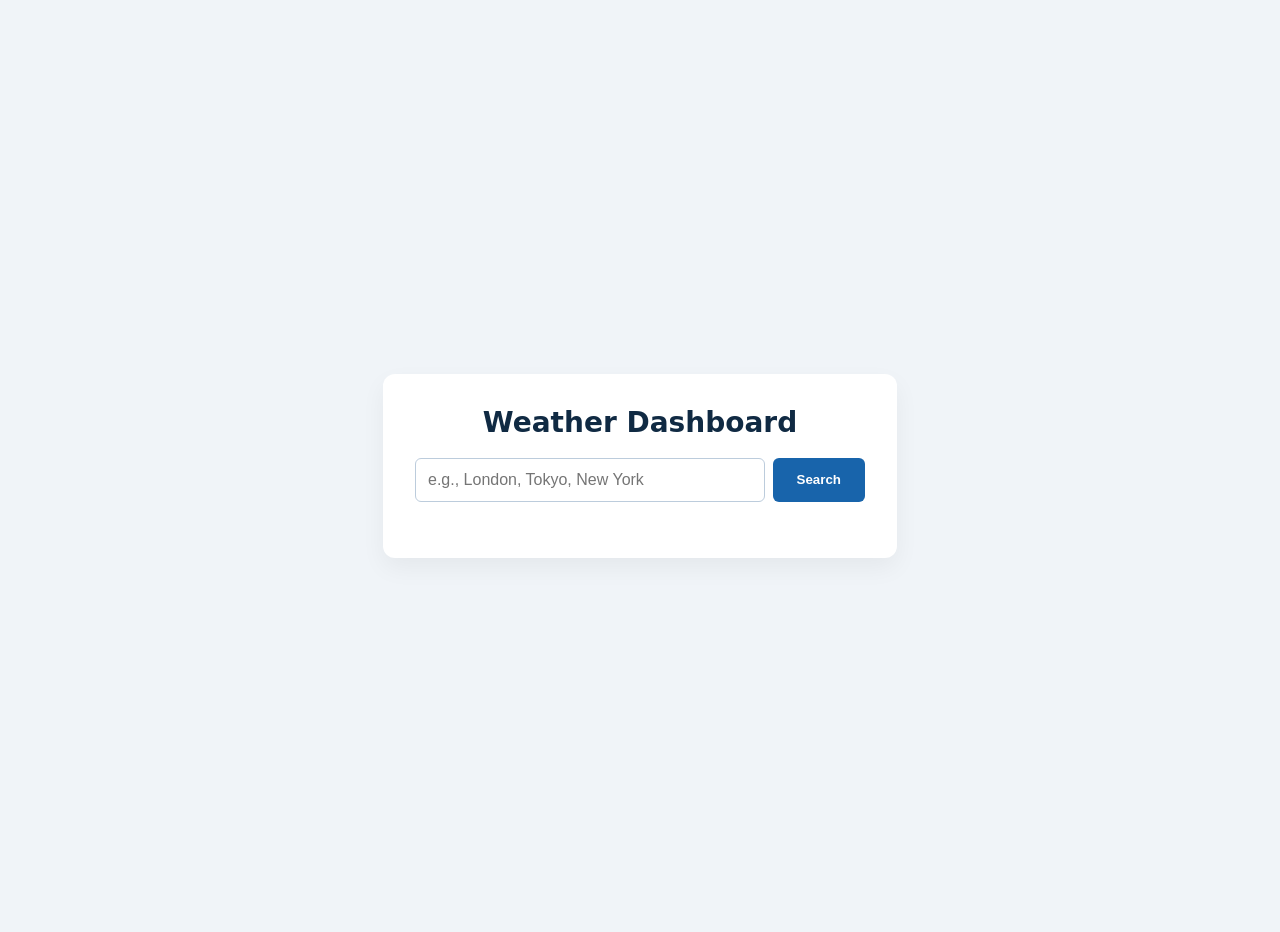
<file: PORTFOLIO/Asynchronous JS/index.html>
<!DOCTYPE html>
<html lang="en">
<head>
    <meta charset="UTF-8">
    <meta name="viewport" content="width=device-width, initial-scale=1.0">
    <meta name="description" content="A real-time weather dashboard fetching asynchronous JSON data from a RESTful API.">
    <title>Async Weather Dashboard</title>
    <style>
        /* Modern, accessible styling */
        :root {
            --bg-color: #f0f4f8;
            --card-bg: #ffffff;
            --text-primary: #102a43;
            --text-secondary: #627d98;
            --accent: #1864ab;
            --error: #d93025;
            --focus-ring: #ffbf47;
        }

        body {
            font-family: system-ui, -apple-system, sans-serif;
            background-color: var(--bg-color);
            color: var(--text-primary);
            display: flex;
            justify-content: center;
            align-items: center;
            min-height: 100vh;
            margin: 0;
            padding: 1rem;
        }

        .dashboard-container {
            background: var(--card-bg);
            padding: 2rem;
            border-radius: 12px;
            box-shadow: 0 10px 25px rgba(0,0,0,0.05);
            width: 100%;
            max-width: 450px;
        }

        h1 {
            margin-top: 0;
            font-size: 1.75rem;
            text-align: center;
            color: var(--text-primary);
        }

        /* Search Form Styling */
        .search-group {
            display: flex;
            gap: 0.5rem;
            margin-bottom: 1.5rem;
        }

        input {
            flex-grow: 1;
            padding: 0.75rem;
            border: 1px solid #bcccdc;
            border-radius: 6px;
            font-size: 1rem;
            color: var(--text-primary);
        }

        input:focus {
            outline: 2px solid var(--accent);
            border-color: transparent;
        }

        button {
            background-color: var(--accent);
            color: white;
            border: none;
            padding: 0 1.5rem;
            border-radius: 6px;
            font-weight: 600;
            cursor: pointer;
            transition: opacity 0.2s;
        }

        button:hover { opacity: 0.9; }
        button:focus-visible { outline: 3px solid var(--focus-ring); outline-offset: 2px; }

        /* Weather Output Styling */
        .weather-card {
            display: none; /* Hidden until data is fetched */
            text-align: center;
            animation: fadeIn 0.4s ease-in-out;
        }

        .weather-card.active { display: block; }

        .city-name { font-size: 1.5rem; margin-bottom: 0.25rem; }
        .description { color: var(--text-secondary); text-transform: capitalize; margin-bottom: 1rem; }
        
        .temp {
            font-size: 3.5rem;
            font-weight: 700;
            margin: 1rem 0;
            color: var(--accent);
        }

        .metrics-grid {
            display: grid;
            grid-template-columns: 1fr 1fr;
            gap: 1rem;
            margin-top: 1.5rem;
            padding-top: 1.5rem;
            border-top: 1px solid #bcccdc;
        }

        .metric {
            display: flex;
            flex-direction: column;
            gap: 0.25rem;
        }

        .metric-label { font-size: 0.875rem; color: var(--text-secondary); }
        .metric-value { font-size: 1.25rem; font-weight: 600; }

        /* Error Messaging */
        .error-message {
            color: var(--error);
            text-align: center;
            padding: 1rem;
            background: #fce8e6;
            border-radius: 6px;
            display: none;
        }

        @keyframes fadeIn {
            from { opacity: 0; transform: translateY(10px); }
            to { opacity: 1; transform: translateY(0); }
        }
    </style>
</head>
<body>

    <main class="dashboard-container" role="main">
        <h1>Weather Dashboard</h1>
        
        <form id="search-form" class="search-group">
            <label for="city-input" class="sr-only" style="position: absolute; left: -9999px;">Enter City Name</label>
            <input type="text" id="city-input" placeholder="e.g., London, Tokyo, New York" required autocomplete="off">
            <button type="submit" id="search-btn">Search</button>
        </form>

        <div id="error-container" class="error-message" aria-live="assertive"></div>

        <article id="weather-display" class="weather-card" aria-live="polite">
            <h2 id="display-city" class="city-name">--</h2>
            <p id="display-desc" class="description">--</p>
            
            <div class="temp">
                <span id="display-temp">--</span>°C
            </div>

            <div class="metrics-grid">
                <div class="metric">
                    <span class="metric-label">Humidity</span>
                    <span id="display-humidity" class="metric-value">--%</span>
                </div>
                <div class="metric">
                    <span class="metric-label">Wind Speed</span>
                    <span id="display-wind" class="metric-value">-- km/h</span>
                </div>
            </div>
        </article>
    </main>

    <script>
        // API Key injected here
        const API_KEY = '245b75221833265e639dd4bb36854daa'; 
        
        // DOM Elements
        const searchForm = document.getElementById('search-form');
        const cityInput = document.getElementById('city-input');
        const weatherDisplay = document.getElementById('weather-display');
        const errorContainer = document.getElementById('error-container');

        // Dynamic output elements
        const displayCity = document.getElementById('display-city');
        const displayDesc = document.getElementById('display-desc');
        const displayTemp = document.getElementById('display-temp');
        const displayHumidity = document.getElementById('display-humidity');
        const displayWind = document.getElementById('display-wind');

        /**
         * Asynchronously fetch weather data and handle the promise
         */
        async function fetchWeather(city) {
            // Reset UI states before fetching
            errorContainer.style.display = 'none';
            weatherDisplay.classList.remove('active');
            
            const endpoint = `https://api.openweathermap.org/data/2.5/weather?q=${city}&units=metric&appid=${API_KEY}`;

            try {
                // 1. Await the network request
                const response = await fetch(endpoint);

                // 2. Comprehensive Error Handling (e.g., 404 City Not Found, 401 Invalid API Key)
                if (!response.ok) {
                    if (response.status === 404) throw new Error("City not found. Please check your spelling.");
                    if (response.status === 401) throw new Error("Invalid API Key. Please verify your OpenWeatherMap key.");
                    throw new Error("Unable to fetch weather data. Network error.");
                }

                // 3. Parse the nested JSON payload
                const data = await response.json();
                
                // 4. Update the DOM
                updateUI(data);

            } catch (error) {
                // 5. Handle failed network requests or thrown errors
                renderError(error.message);
            }
        }

        /**
         * Update the DOM dynamically by extracting specific nested JSON values
         */
        function updateUI(data) {
            // Destructuring nested objects from the JSON response
            const { name } = data;
            const { temp, humidity } = data.main;
            const { speed } = data.wind;
            const { description } = data.weather[0];

            // Injecting text into the DOM
            displayCity.textContent = name;
            displayDesc.textContent = description;
            
            // Math.round() cleans up the floating point API returns
            displayTemp.textContent = Math.round(temp);
            displayHumidity.textContent = `${humidity}%`;
            
            // OpenWeatherMap returns wind in m/s, convert to km/h for standard readability
            const windKmh = Math.round(speed * 3.6); 
            displayWind.textContent = `${windKmh} km/h`;

            // Reveal the weather card
            weatherDisplay.classList.add('active');
        }

        /**
         * Render error messages cleanly to the user
         */
        function renderError(message) {
            errorContainer.textContent = message;
            errorContainer.style.display = 'block';
        }

        /**
         * Event Listener for the Search Form (handles both 'Enter' key and Button Click)
         */
        searchForm.addEventListener('submit', (e) => {
            e.preventDefault(); // Prevent standard page reload
            
            const searchTerm = cityInput.value.trim();
            if (searchTerm) {
                fetchWeather(searchTerm);
                cityInput.value = ''; // Clear input after search
            }
        });
    </script>
</body>
</html>
</file>
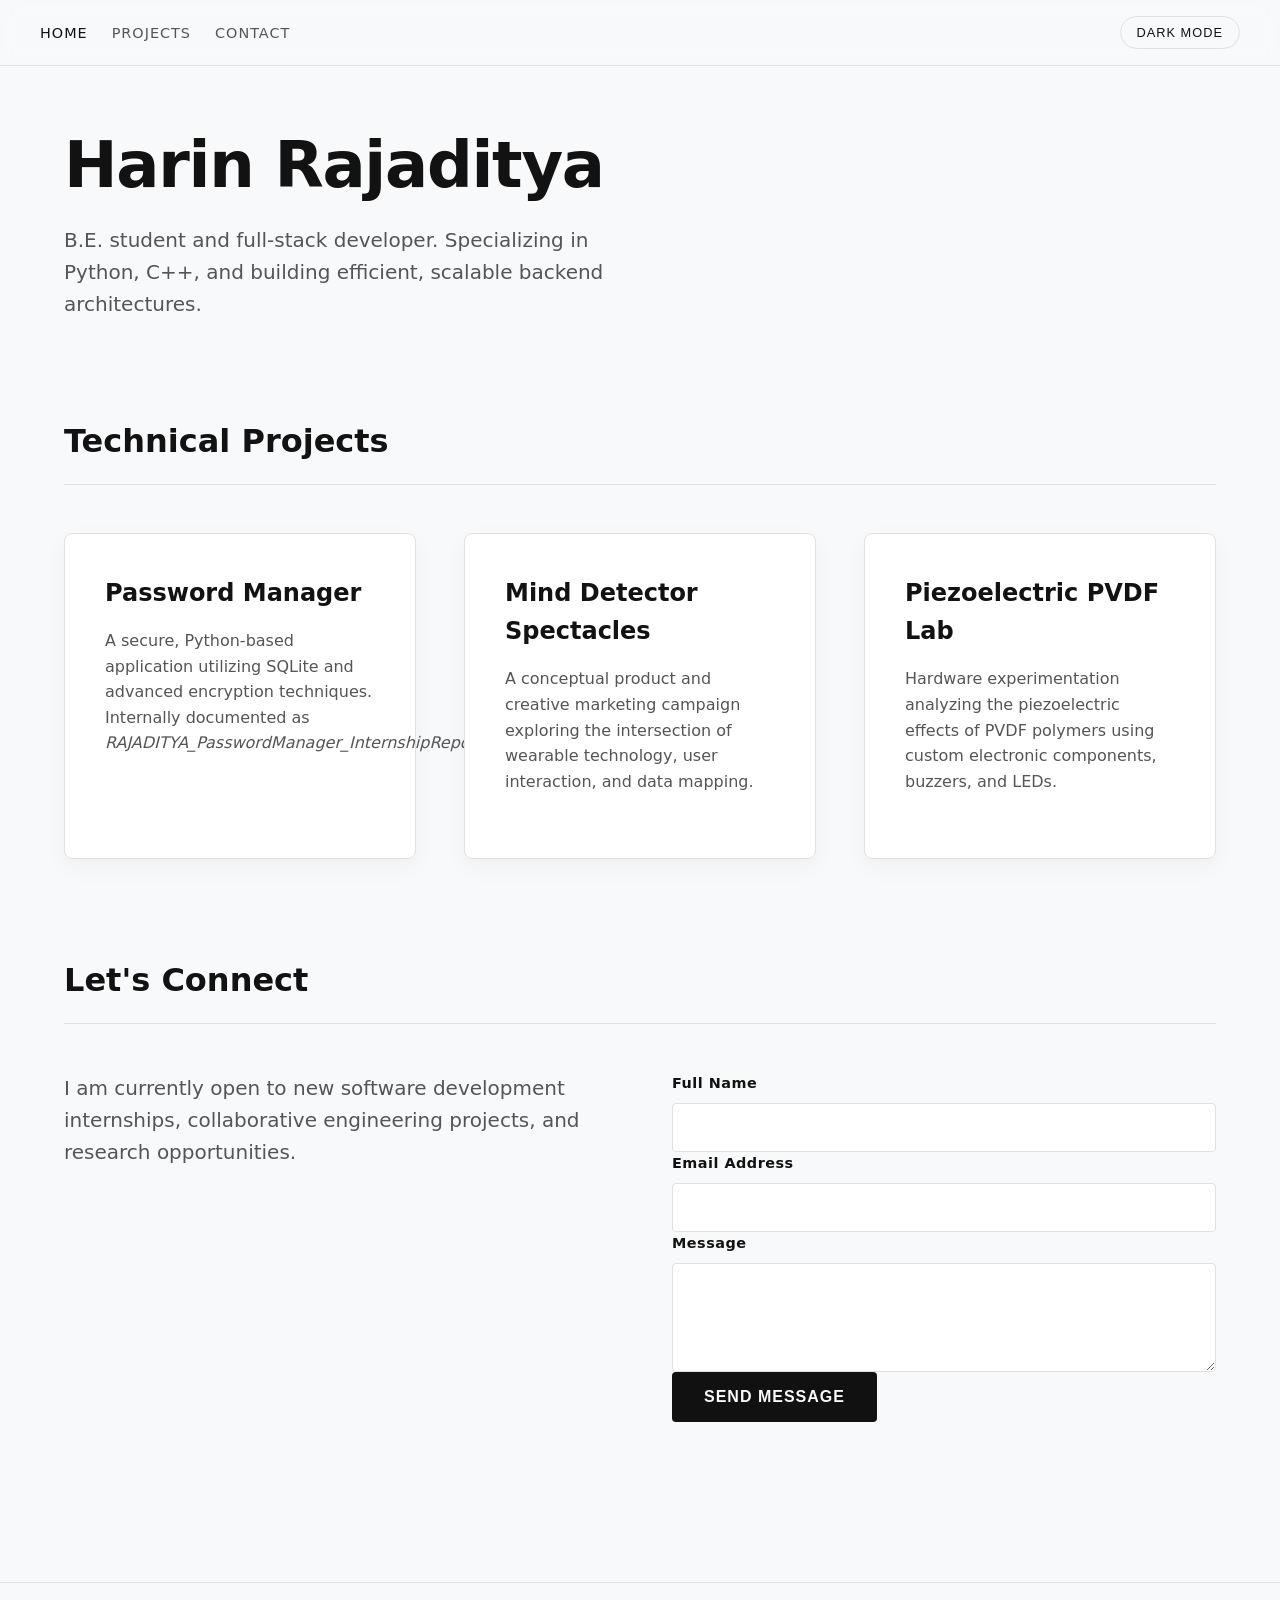
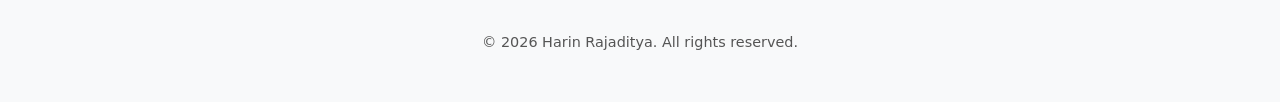
<file: PORTFOLIO/CSS/index.html>
<!DOCTYPE html>
<html lang="en" data-theme="light">
<head>
    <meta charset="UTF-8">
    <meta name="viewport" content="width=device-width, initial-scale=1.0">
    <meta name="description" content="Personal portfolio of Harin Rajaditya, a B.E. student and full-stack developer.">
    <title>Harin Rajaditya | Portfolio</title>
    
    <style>
        /* =========================================
           1. CUSTOM CSS VARIABLES & THEMING
           ========================================= */
        :root {
            /* Light Mode (Editorial / High Contrast) */
            --bg-primary: #f8f9fa;
            --bg-secondary: #ffffff;
            --text-primary: #121212;
            --text-secondary: #555555;
            --accent: #111111;
            --border: #e0e0e0;
            --focus-ring: #cda434; /* Muted gold for focus accessibility */
            --card-shadow: 0 8px 24px rgba(0, 0, 0, 0.04);
            --transition-speed: 0.4s;
        }

        [data-theme="dark"] {
            /* Dark Mode (Cinematic / Sleek) */
            --bg-primary: #0a0a0a;
            --bg-secondary: #141414;
            --text-primary: #f4f4f4;
            --text-secondary: #a0a0a0;
            --accent: #ffffff;
            --border: #2a2a2a;
            --card-shadow: 0 8px 32px rgba(0, 0, 0, 0.4);
        }

        /* =========================================
           2. BASE STYLES & RESET (Mobile-First)
           ========================================= */
        * {
            margin: 0;
            padding: 0;
            box-sizing: border-box;
        }

        body {
            font-family: system-ui, -apple-system, BlinkMacSystemFont, "Segoe UI", Roboto, sans-serif;
            background-color: var(--bg-primary);
            color: var(--text-primary);
            line-height: 1.6;
            transition: background-color var(--transition-speed) ease, color var(--transition-speed) ease;
            -webkit-font-smoothing: antialiased;
        }

        /* Accessibility: Skip Link */
        .skip-link {
            position: absolute;
            top: -100px;
            left: 0;
            background: var(--text-primary);
            color: var(--bg-primary);
            padding: 1rem;
            z-index: 1000;
            text-decoration: none;
            font-weight: bold;
            transition: top 0.2s;
        }
        .skip-link:focus { top: 0; }
        
        a, button, input, textarea {
            transition: all 0.2s ease;
        }
        a:focus-visible, button:focus-visible, input:focus-visible, textarea:focus-visible {
            outline: 2px solid var(--focus-ring);
            outline-offset: 4px;
        }

        /* =========================================
           3. LAYOUT ARCHITECTURE (FLEXBOX)
           ========================================= */
        header {
            position: sticky;
            top: 0;
            background-color: rgba(var(--bg-secondary), 0.8);
            backdrop-filter: blur(10px);
            -webkit-backdrop-filter: blur(10px);
            border-bottom: 1px solid var(--border);
            z-index: 100;
            padding: 1rem 1.5rem;
        }

        /* Flexbox for localized component alignment */
        .nav-container {
            max-width: 1200px;
            margin: 0 auto;
            display: flex;
            justify-content: space-between;
            align-items: center;
        }

        nav ul {
            display: flex;
            gap: 1.5rem;
            list-style: none;
        }

        nav a {
            text-decoration: none;
            color: var(--text-secondary);
            font-weight: 500;
            font-size: 0.9rem;
            text-transform: uppercase;
            letter-spacing: 1px;
        }

        nav a:hover, nav a[aria-current="page"] {
            color: var(--text-primary);
        }

        .theme-toggle {
            background: none;
            border: 1px solid var(--border);
            color: var(--text-primary);
            padding: 0.5rem 1rem;
            cursor: pointer;
            border-radius: 20px;
            font-size: 0.8rem;
            text-transform: uppercase;
            letter-spacing: 1px;
        }
        .theme-toggle:hover {
            background: var(--text-primary);
            color: var(--bg-primary);
        }

        /* =========================================
           4. MAIN CONTENT & CSS GRID
           ========================================= */
        main {
            max-width: 1200px;
            margin: 0 auto;
            padding: 4rem 1.5rem;
        }

        section {
            margin-bottom: 6rem;
            scroll-margin-top: 5rem; /* Fixes anchor jumping behind sticky header */
        }

        h1 {
            font-size: clamp(2.5rem, 5vw, 4.5rem); /* Fluid typography */
            line-height: 1.1;
            margin-bottom: 1.5rem;
            letter-spacing: -0.02em;
        }

        h2.section-title {
            font-size: 2rem;
            margin-bottom: 3rem;
            padding-bottom: 1rem;
            border-bottom: 1px solid var(--border);
        }

        p.lead {
            font-size: 1.25rem;
            color: var(--text-secondary);
            max-width: 600px;
        }

        /* CSS Grid for 2D Layouts */
        .projects-grid {
            display: grid;
            grid-template-columns: 1fr; /* Mobile-first: 1 column */
            gap: 2rem;
        }

        .project-card {
            background-color: var(--bg-secondary);
            border: 1px solid var(--border);
            border-radius: 8px;
            padding: 2.5rem;
            box-shadow: var(--card-shadow);
            display: flex;
            flex-direction: column;
            justify-content: flex-start;
        }

        .project-card h3 {
            font-size: 1.5rem;
            margin-bottom: 1rem;
        }
        
        .project-card p {
            color: var(--text-secondary);
            margin-bottom: 1.5rem;
            flex-grow: 1; /* Pushes tags to the bottom */
        }

        /* =========================================
           5. FORMS & FOOTER
           ========================================= */
        .contact-form {
            display: grid;
            gap: 1.5rem;
            max-width: 600px;
        }

        .form-group {
            display: flex;
            flex-direction: column;
            gap: 0.5rem;
        }

        label {
            font-weight: 600;
            font-size: 0.9rem;
            letter-spacing: 0.5px;
        }

        input, textarea {
            width: 100%;
            padding: 1rem;
            background-color: var(--bg-secondary);
            border: 1px solid var(--border);
            color: var(--text-primary);
            border-radius: 4px;
            font-family: inherit;
        }

        button[type="submit"] {
            background-color: var(--accent);
            color: var(--bg-primary);
            border: none;
            padding: 1rem 2rem;
            font-size: 1rem;
            font-weight: 600;
            cursor: pointer;
            border-radius: 4px;
            text-transform: uppercase;
            letter-spacing: 1px;
            align-self: start;
        }
        button[type="submit"]:hover {
            opacity: 0.8;
        }

        footer {
            text-align: center;
            padding: 3rem 1.5rem;
            border-top: 1px solid var(--border);
            color: var(--text-secondary);
            font-size: 0.9rem;
        }

        /* =========================================
           6. RESPONSIVE MEDIA QUERIES
           ========================================= */
        @media (min-width: 768px) {
            .projects-grid {
                /* Transforms to 2 columns on tablets */
                grid-template-columns: repeat(2, 1fr);
                gap: 3rem;
            }
            .contact-wrapper {
                /* Uses Grid to split text and form on desktop */
                display: grid;
                grid-template-columns: 1fr 1fr;
                gap: 4rem;
                align-items: start;
            }
        }

        @media (min-width: 1024px) {
            .projects-grid {
                /* Transforms to a dynamic 3-column layout on large screens */
                grid-template-columns: repeat(auto-fit, minmax(320px, 1fr));
            }
        }
    </style>
</head>
<body>

    <a href="#main-content" class="skip-link">Skip to main content</a>

    <header role="banner">
        <div class="nav-container">
            <nav aria-label="Main Navigation">
                <ul>
                    <li><a href="#home" aria-current="page">Home</a></li>
                    <li><a href="#projects">Projects</a></li>
                    <li><a href="#contact">Contact</a></li>
                </ul>
            </nav>
            <button class="theme-toggle" id="theme-toggle" aria-label="Toggle Dark Mode">Dark Mode</button>
        </div>
    </header>

    <main id="main-content" role="main">
        <section id="home" aria-labelledby="about-heading">
            <h1 id="about-heading">Harin Rajaditya</h1>
            <p class="lead">B.E. student and full-stack developer. Specializing in Python, C++, and building efficient, scalable backend architectures.</p>
        </section>

        <section id="projects" aria-labelledby="projects-heading">
            <h2 id="projects-heading" class="section-title">Technical Projects</h2>
            
            <div class="projects-grid">
                <article class="project-card" aria-labelledby="proj1-heading">
                    <h3 id="proj1-heading">Password Manager</h3>
                    <p>A secure, Python-based application utilizing SQLite and advanced encryption techniques. Internally documented as <em>RAJADITYA_PasswordManager_InternshipReport_USC_UCT</em>.</p>
                </article>

                <article class="project-card" aria-labelledby="proj2-heading">
                    <h3 id="proj2-heading">Mind Detector Spectacles</h3>
                    <p>A conceptual product and creative marketing campaign exploring the intersection of wearable technology, user interaction, and data mapping.</p>
                </article>

                <article class="project-card" aria-labelledby="proj3-heading">
                    <h3 id="proj3-heading">Piezoelectric PVDF Lab</h3>
                    <p>Hardware experimentation analyzing the piezoelectric effects of PVDF polymers using custom electronic components, buzzers, and LEDs.</p>
                </article>
            </div>
        </section>

        <section id="contact" aria-labelledby="contact-heading">
            <h2 id="contact-heading" class="section-title">Let's Connect</h2>
            
            <div class="contact-wrapper">
                <div>
                    <p class="lead" style="margin-bottom: 2rem;">I am currently open to new software development internships, collaborative engineering projects, and research opportunities.</p>
                </div>
                
                <form class="contact-form" action="#" method="POST" aria-labelledby="contact-heading">
                    <fieldset style="border: none; padding: 0; margin: 0;">
                        <legend class="sr-only" style="display:none;">Contact Details</legend>
                        
                        <div class="form-group">
                            <label for="user-name">Full Name</label>
                            <input type="text" id="user-name" name="user-name" required aria-required="true" autocomplete="name">
                        </div>
                        
                        <div class="form-group">
                            <label for="user-email">Email Address</label>
                            <input type="email" id="user-email" name="user-email" required aria-required="true" autocomplete="email">
                        </div>
                        
                        <div class="form-group">
                            <label for="user-message">Message</label>
                            <textarea id="user-message" name="user-message" rows="5" required aria-required="true"></textarea>
                        </div>
                        
                        <button type="submit">Send Message</button>
                    </fieldset>
                </form>
            </div>
        </section>
    </main>

    <footer role="contentinfo">
        <p>&copy; 2026 Harin Rajaditya. All rights reserved.</p>
    </footer>

    <script>
        const toggleBtn = document.getElementById('theme-toggle');
        const htmlElement = document.documentElement;

        toggleBtn.addEventListener('click', () => {
            const currentTheme = htmlElement.getAttribute('data-theme');
            const newTheme = currentTheme === 'light' ? 'dark' : 'light';
            
            htmlElement.setAttribute('data-theme', newTheme);
            toggleBtn.textContent = newTheme === 'light' ? 'Dark Mode' : 'Light Mode';
            toggleBtn.setAttribute('aria-label', `Switch to ${currentTheme} mode`);
        });
    </script>
</body>
</html>
</file>
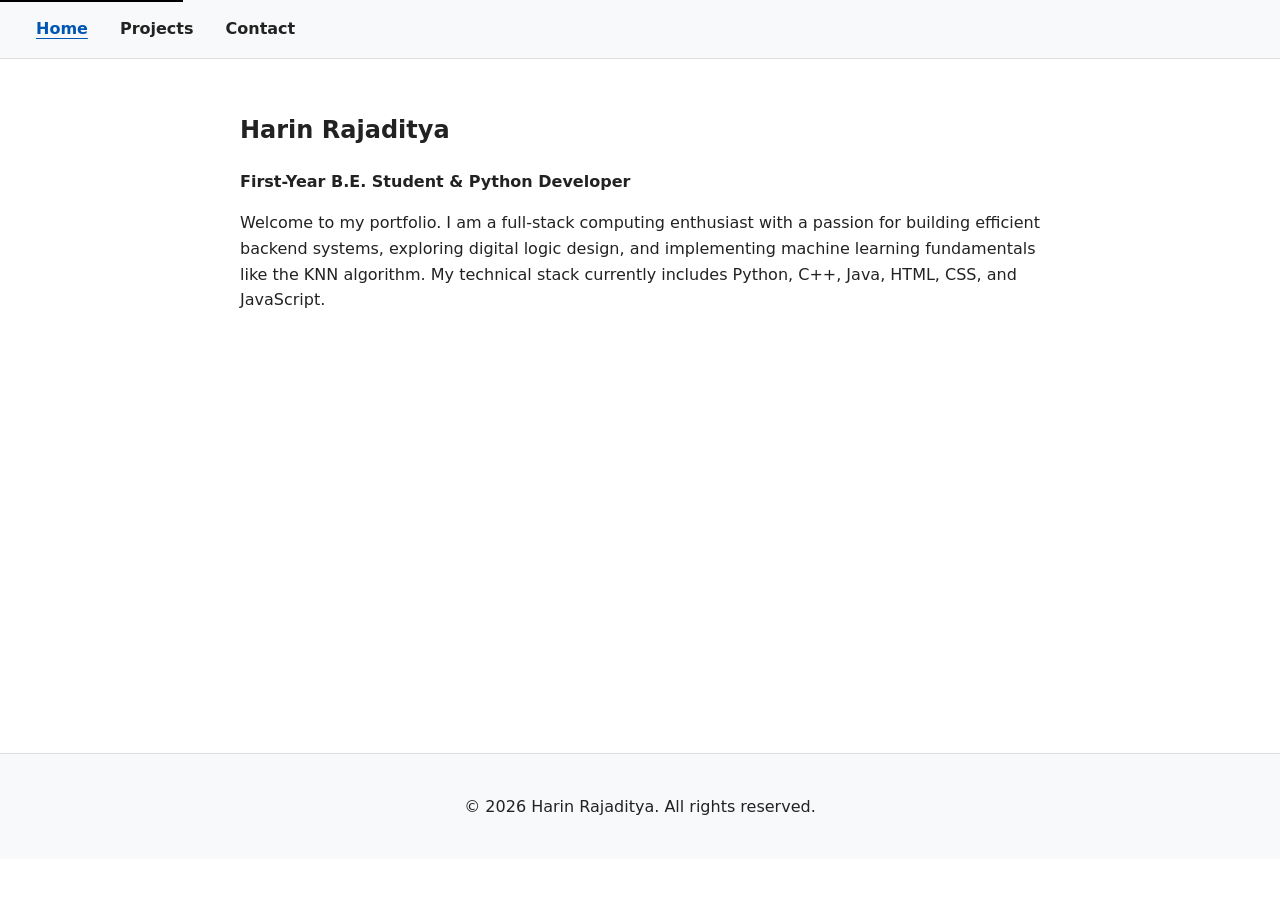
<file: PORTFOLIO/HTML/index.html>
<!DOCTYPE html>
<html lang="en">
<head>
    <meta charset="UTF-8">
    <meta name="viewport" content="width=device-width, initial-scale=1.0">
    <meta name="description" content="Personal portfolio of Harin Rajaditya, a B.E. student and full-stack developer focusing on Python, C++, and robust system architecture.">
    <title>Harin Rajaditya | Home</title>
    <link rel="stylesheet" href="style.css">
</head>
<body>
    <a href="#main-content" class="skip-link">Skip to main content</a>

    <header role="banner">
        <nav aria-label="Main Navigation">
            <ul>
                <li><a href="index.html" aria-current="page">Home</a></li>
                <li><a href="projects.html">Projects</a></li>
                <li><a href="contact.html">Contact</a></li>
            </ul>
        </nav>
    </header>

    <main id="main-content" role="main">
        <section aria-labelledby="intro-heading">
            <h1 id="intro-heading">Harin Rajaditya</h1>
            <p><strong>First-Year B.E. Student & Python Developer</strong></p>
            <p>Welcome to my portfolio. I am a full-stack computing enthusiast with a passion for building efficient backend systems, exploring digital logic design, and implementing machine learning fundamentals like the KNN algorithm. My technical stack currently includes Python, C++, Java, HTML, CSS, and JavaScript.</p>
        </section>
    </main>

    <footer role="contentinfo">
        <p>&copy; 2026 Harin Rajaditya. All rights reserved.</p>
    </footer>
</body>
</html>
</file>
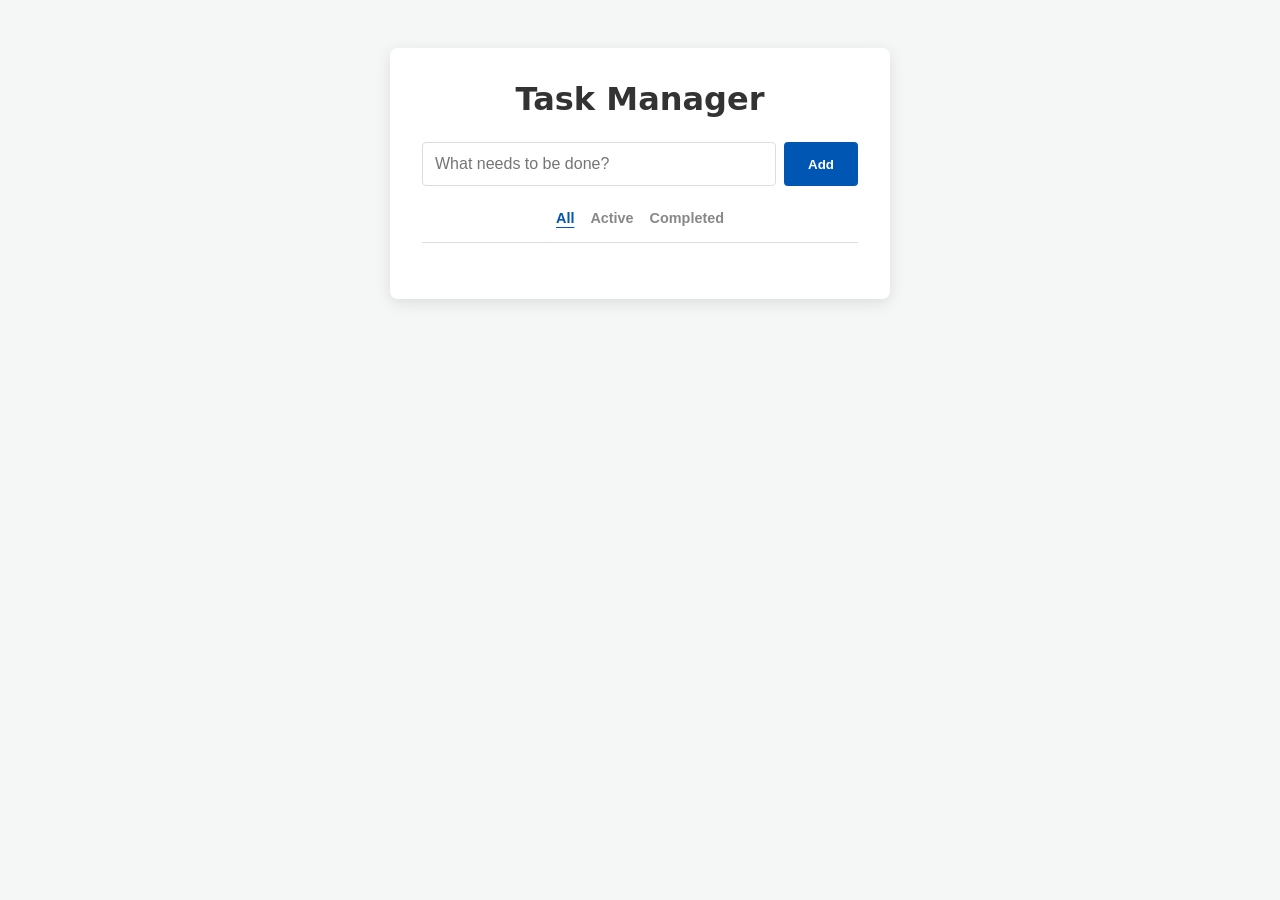
<file: PORTFOLIO/JS/index.html>
<!DOCTYPE html>
<html lang="en">
<head>
    <meta charset="UTF-8">
    <meta name="viewport" content="width=device-width, initial-scale=1.0">
    <title>JS Logic & State Management | To-Do</title>
    <style>
        /* Base Variables & Reset */
        :root {
            --primary: #0056b3;
            --bg-color: #f4f7f6;
            --card-bg: #ffffff;
            --text-main: #333;
            --text-muted: #888;
            --border: #ddd;
        }

        * { margin: 0; padding: 0; box-sizing: border-box; }
        
        body {
            font-family: system-ui, -apple-system, sans-serif;
            background-color: var(--bg-color);
            color: var(--text-main);
            display: flex;
            justify-content: center;
            padding: 3rem 1rem;
        }

        /* App Container */
        .app-container {
            background: var(--card-bg);
            width: 100%;
            max-width: 500px;
            border-radius: 8px;
            box-shadow: 0 4px 15px rgba(0,0,0,0.1);
            padding: 2rem;
        }

        h1 { margin-bottom: 1.5rem; text-align: center; }

        /* Input Area (Create) */
        .input-group {
            display: flex;
            gap: 0.5rem;
            margin-bottom: 1.5rem;
        }

        .input-group input {
            flex: 1;
            padding: 0.75rem;
            border: 1px solid var(--border);
            border-radius: 4px;
            font-size: 1rem;
        }

        .input-group button {
            background: var(--primary);
            color: white;
            border: none;
            padding: 0 1.5rem;
            border-radius: 4px;
            cursor: pointer;
            font-weight: bold;
        }

        /* Filter Controls */
        .filters {
            display: flex;
            justify-content: center;
            gap: 1rem;
            margin-bottom: 1.5rem;
            border-bottom: 1px solid var(--border);
            padding-bottom: 1rem;
        }

        .filters button {
            background: none;
            border: none;
            color: var(--text-muted);
            cursor: pointer;
            font-size: 0.9rem;
            font-weight: bold;
        }

        .filters button.active {
            color: var(--primary);
            text-decoration: underline;
            text-underline-offset: 4px;
        }

        /* Task List (Read, Update, Delete) */
        ul { list-style: none; }

        li {
            display: flex;
            align-items: center;
            justify-content: space-between;
            padding: 1rem;
            background: var(--bg-color);
            margin-bottom: 0.5rem;
            border-radius: 4px;
            transition: opacity 0.2s;
        }

        .task-content {
            display: flex;
            align-items: center;
            gap: 0.75rem;
            flex: 1;
        }

        .task-content input[type="checkbox"] { cursor: pointer; }

        .task-text {
            font-size: 1rem;
            word-break: break-all;
        }

        .completed .task-text {
            text-decoration: line-through;
            color: var(--text-muted);
        }

        /* Action Buttons */
        .actions {
            display: flex;
            gap: 0.5rem;
        }

        .actions button {
            background: none;
            border: 1px solid var(--border);
            padding: 0.25rem 0.5rem;
            border-radius: 4px;
            cursor: pointer;
            font-size: 0.8rem;
        }
        
        .actions button.edit-btn:hover { background: #e2e6ea; }
        .actions button.delete-btn { color: #dc3545; border-color: #dc3545; }
        .actions button.delete-btn:hover { background: #dc3545; color: white; }
    </style>
</head>
<body>

    <div class="app-container">
        <h1>Task Manager</h1>
        
        <form class="input-group" id="task-form">
            <input type="text" id="task-input" placeholder="What needs to be done?" required autocomplete="off">
            <button type="submit">Add</button>
        </form>

        <div class="filters" id="filters">
            <button class="filter-btn active" data-filter="all">All</button>
            <button class="filter-btn" data-filter="active">Active</button>
            <button class="filter-btn" data-filter="completed">Completed</button>
        </div>

        <ul id="task-list"></ul>
    </div>

    <script>
        // --- 1. STATE MANAGEMENT ---
        let tasks = JSON.parse(localStorage.getItem('tasks')) || [];
        let currentFilter = 'all';

        // DOM Elements
        const taskForm = document.getElementById('task-form');
        const taskInput = document.getElementById('task-input');
        const taskList = document.getElementById('task-list');
        const filtersContainer = document.getElementById('filters');

        // --- 2. CORE CRUD FUNCTIONS ---

        // Create
        function addTask(text) {
            const newTask = {
                id: Date.now().toString(),
                text: text,
                completed: false
            };
            tasks.push(newTask);
            saveAndRender();
        }

        // Update (Toggle Status)
        function toggleTask(id) {
            tasks = tasks.map(task => 
                task.id === id ? { ...task, completed: !task.completed } : task
            );
            saveAndRender();
        }

        // Update (Edit Text)
        function updateTaskText(id, newText) {
            tasks = tasks.map(task => 
                task.id === id ? { ...task, text: newText } : task
            );
            saveAndRender();
        }

        // Delete
        function deleteTask(id) {
            tasks = tasks.filter(task => task.id !== id);
            saveAndRender();
        }

        // Read & Render
        function renderTasks() {
            // Apply filtering logic
            let filteredTasks = tasks;
            if (currentFilter === 'active') {
                filteredTasks = tasks.filter(t => !t.completed);
            } else if (currentFilter === 'completed') {
                filteredTasks = tasks.filter(t => t.completed);
            }

            // Generate dynamic DOM nodes
            taskList.innerHTML = filteredTasks.map(task => `
                <li class="${task.completed ? 'completed' : ''}" data-id="${task.id}">
                    <div class="task-content">
                        <input type="checkbox" class="toggle-checkbox" ${task.completed ? 'checked' : ''}>
                        <span class="task-text">${task.text}</span>
                    </div>
                    <div class="actions">
                        <button class="edit-btn">Edit</button>
                        <button class="delete-btn">Delete</button>
                    </div>
                </li>
            `).join('');
        }

        // Utility: Save to LocalStorage and refresh UI
        function saveAndRender() {
            localStorage.setItem('tasks', JSON.stringify(tasks));
            renderTasks();
        }

        // --- 3. EVENT LISTENERS & DELEGATION ---

        // Form Submit Event (Create)
        taskForm.addEventListener('submit', (e) => {
            e.preventDefault();
            const text = taskInput.value.trim();
            if (text) {
                addTask(text);
                taskInput.value = '';
            }
        });

        // Event Delegation for dynamically created list items
        taskList.addEventListener('click', (e) => {
            const li = e.target.closest('li');
            if (!li) return; // Exit if click wasn't inside a list item
            
            const id = li.dataset.id;

            // Handle Delete
            if (e.target.classList.contains('delete-btn')) {
                deleteTask(id);
            }
            
            // Handle Edit
            if (e.target.classList.contains('edit-btn')) {
                const taskToEdit = tasks.find(t => t.id === id);
                const newText = prompt("Update task:", taskToEdit.text);
                if (newText !== null && newText.trim() !== "") {
                    updateTaskText(id, newText.trim());
                }
            }
        });

        // Event Delegation for dynamically created checkboxes (Change Event)
        taskList.addEventListener('change', (e) => {
            if (e.target.classList.contains('toggle-checkbox')) {
                const li = e.target.closest('li');
                toggleTask(li.dataset.id);
            }
        });

        // Filter Controls Event
        filtersContainer.addEventListener('click', (e) => {
            if (e.target.classList.contains('filter-btn')) {
                // Update active button styling
                document.querySelectorAll('.filter-btn').forEach(btn => btn.classList.remove('active'));
                e.target.classList.add('active');
                
                // Update state and render
                currentFilter = e.target.dataset.filter;
                renderTasks();
            }
        });

        // --- 4. INITIALIZATION ---
        // Render stored data immediately on page load
        renderTasks();

    </script>
</body>
</html>
</file>
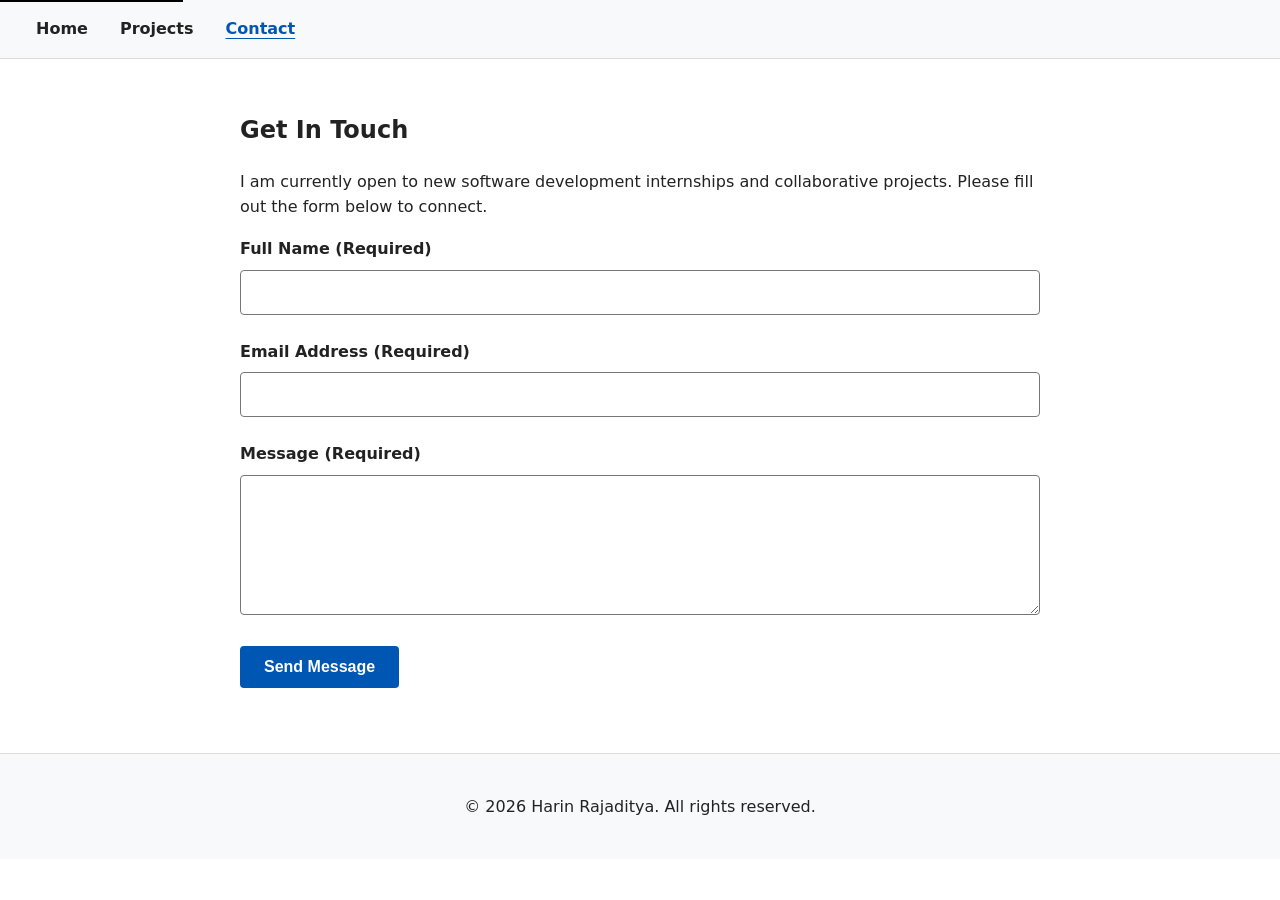
<file: PORTFOLIO/HTML/contact.html>
<!DOCTYPE html>
<html lang="en">
<head>
    <meta charset="UTF-8">
    <meta name="viewport" content="width=device-width, initial-scale=1.0">
    <meta name="description" content="Contact Harin Rajaditya to discuss internship opportunities, development collaborations, or software projects.">
    <title>Contact | Harin Rajaditya</title>
    <link rel="stylesheet" href="style.css">
</head>
<body>
    <a href="#main-content" class="skip-link">Skip to main content</a>

    <header role="banner">
        <nav aria-label="Main Navigation">
            <ul>
                <li><a href="index.html">Home</a></li>
                <li><a href="projects.html">Projects</a></li>
                <li><a href="contact.html" aria-current="page">Contact</a></li>
            </ul>
        </nav>
    </header>

    <main id="main-content" role="main">
        <section aria-labelledby="contact-heading">
            <h1 id="contact-heading">Get In Touch</h1>
            <p>I am currently open to new software development internships and collaborative projects. Please fill out the form below to connect.</p>
            
            <form action="/submit-endpoint" method="POST" aria-labelledby="contact-heading">
                <fieldset style="border: none; padding: 0; margin: 0;">
                    <legend class="sr-only" style="position: absolute; left: -9999px;">Contact Information</legend>
                    
                    <div class="form-group">
                        <label for="user-name">Full Name (Required)</label>
                        <input type="text" id="user-name" name="user-name" required aria-required="true" autocomplete="name">
                    </div>
                    
                    <div class="form-group">
                        <label for="user-email">Email Address (Required)</label>
                        <input type="email" id="user-email" name="user-email" required aria-required="true" autocomplete="email">
                    </div>
                    
                    <div class="form-group">
                        <label for="user-message">Message (Required)</label>
                        <textarea id="user-message" name="user-message" rows="6" required aria-required="true"></textarea>
                    </div>
                    
                    <button type="submit">Send Message</button>
                </fieldset>
            </form>
        </section>
    </main>

    <footer role="contentinfo">
        <p>&copy; 2026 Harin Rajaditya. All rights reserved.</p>
    </footer>
</body>
</html>
</file>
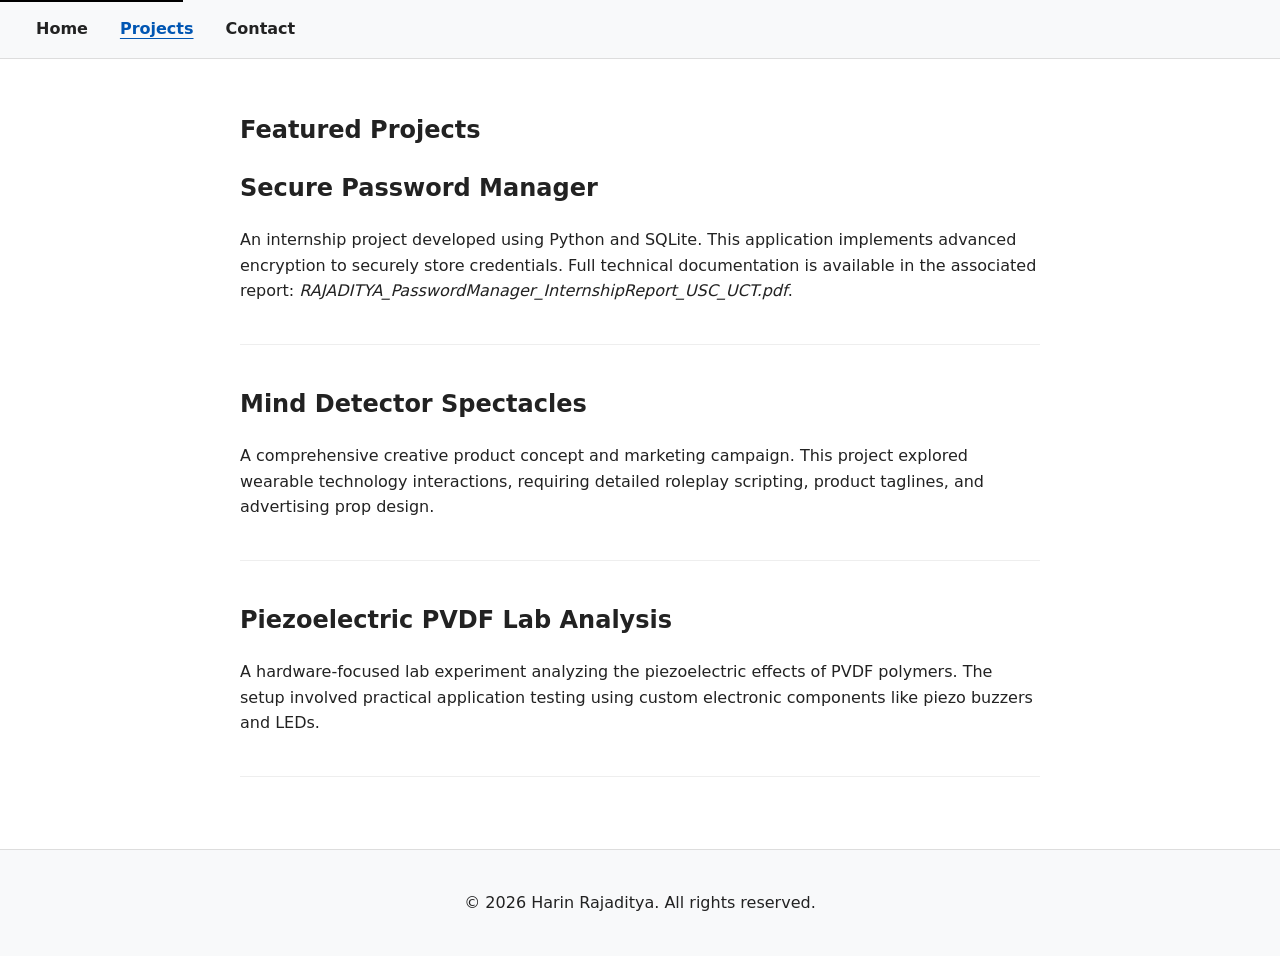
<file: PORTFOLIO/HTML/projects.html>
<!DOCTYPE html>
<html lang="en">
<head>
    <meta charset="UTF-8">
    <meta name="viewport" content="width=device-width, initial-scale=1.0">
    <meta name="description" content="Technical projects by Harin Rajaditya, including backend Python development, hardware lab analysis, and creative marketing concepts.">
    <title>Projects | Harin Rajaditya</title>
    <link rel="stylesheet" href="style.css">
</head>
<body>
    <a href="#main-content" class="skip-link">Skip to main content</a>

    <header role="banner">
        <nav aria-label="Main Navigation">
            <ul>
                <li><a href="index.html">Home</a></li>
                <li><a href="projects.html" aria-current="page">Projects</a></li>
                <li><a href="contact.html">Contact</a></li>
            </ul>
        </nav>
    </header>

    <main id="main-content" role="main">
        <section aria-labelledby="projects-heading">
            <h1 id="projects-heading">Featured Projects</h1>
            
            <article aria-labelledby="proj1-heading">
                <h2 id="proj1-heading">Secure Password Manager</h2>
                <p>An internship project developed using Python and SQLite. This application implements advanced encryption to securely store credentials. Full technical documentation is available in the associated report: <em>RAJADITYA_PasswordManager_InternshipReport_USC_UCT.pdf</em>.</p>
            </article>

            <article aria-labelledby="proj2-heading">
                <h2 id="proj2-heading">Mind Detector Spectacles</h2>
                <p>A comprehensive creative product concept and marketing campaign. This project explored wearable technology interactions, requiring detailed roleplay scripting, product taglines, and advertising prop design.</p>
            </article>

            <article aria-labelledby="proj3-heading">
                <h2 id="proj3-heading">Piezoelectric PVDF Lab Analysis</h2>
                <p>A hardware-focused lab experiment analyzing the piezoelectric effects of PVDF polymers. The setup involved practical application testing using custom electronic components like piezo buzzers and LEDs.</p>
            </article>
        </section>
    </main>

    <footer role="contentinfo">
        <p>&copy; 2026 Harin Rajaditya. All rights reserved.</p>
    </footer>
</body>
</html>
</file>
<file: PORTFOLIO/HTML/style.css>
/* style.css */
:root {
    --bg-color: #ffffff;
    --text-color: #222222;
    --primary-link: #0056b3;
    --focus-ring: #ffbf47;
}

body {
    font-family: system-ui, -apple-system, sans-serif;
    line-height: 1.6;
    color: var(--text-color);
    background-color: var(--bg-color);
    margin: 0;
    padding: 0;
}

/* Accessibility: Skip to Main Content Link */
.skip-link {
    position: absolute;
    top: -40px;
    left: 0;
    background: #000;
    color: #fff;
    padding: 8px;
    z-index: 100;
    text-decoration: none;
    transition: top 0.2s ease;
}

.skip-link:focus {
    top: 0;
    outline: 3px solid var(--focus-ring);
}

/* Navigation */
header {
    background: #f8f9fa;
    padding: 1rem 2rem;
    border-bottom: 1px solid #ddd;
}

nav ul {
    list-style: none;
    padding: 0;
    margin: 0;
    display: flex;
    gap: 1.5rem;
}

nav a {
    text-decoration: none;
    color: var(--text-color);
    font-weight: 600;
    padding: 0.25rem;
}

nav a:focus, nav a:hover, nav a[aria-current="page"] {
    color: var(--primary-link);
    text-decoration: underline;
    text-underline-offset: 4px;
}

nav a:focus {
    outline: 3px solid var(--focus-ring);
    background-color: #000;
    color: #fff;
}

/* Main Content */
main {
    padding: 2rem;
    max-width: 800px;
    margin: 0 auto;
    min-height: 70vh;
}

article {
    margin-bottom: 2.5rem;
    padding-bottom: 1.5rem;
    border-bottom: 1px solid #eee;
}

/* Accessible Forms */
.form-group {
    margin-bottom: 1.5rem;
}

label {
    display: block;
    font-weight: 600;
    margin-bottom: 0.5rem;
}

input, textarea {
    width: 100%;
    padding: 0.75rem;
    border: 1px solid #767676;
    border-radius: 4px;
    font-family: inherit;
    font-size: 1rem;
    box-sizing: border-box;
}

input:focus, textarea:focus {
    outline: 3px solid var(--focus-ring);
    border-color: #000;
}

button {
    background-color: var(--primary-link);
    color: #ffffff;
    border: none;
    padding: 0.75rem 1.5rem;
    border-radius: 4px;
    font-size: 1rem;
    font-weight: bold;
    cursor: pointer;
}

button:focus, button:hover {
    background-color: #004494;
    outline: 3px solid var(--focus-ring);
    outline-offset: 2px;
}

footer {
    text-align: center;
    padding: 1.5rem;
    background: #f8f9fa;
    border-top: 1px solid #ddd;
}
</file>
